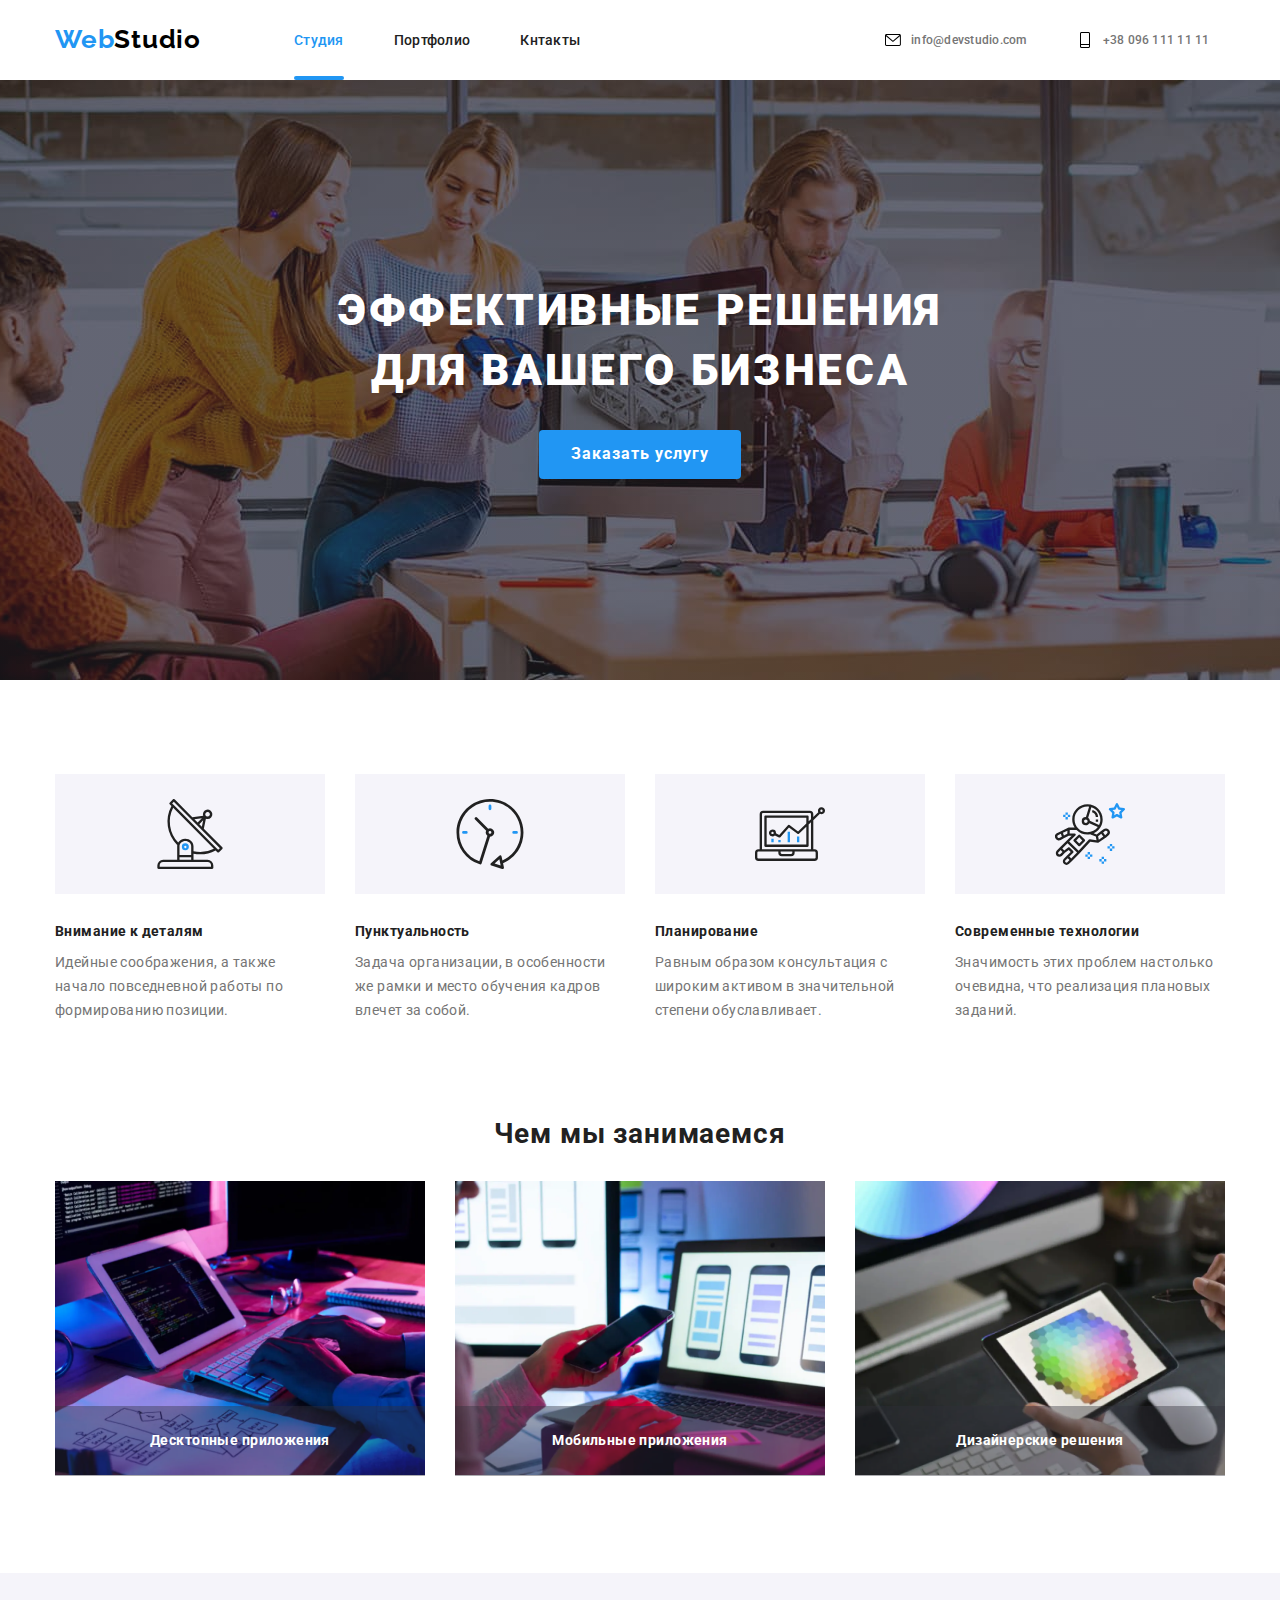
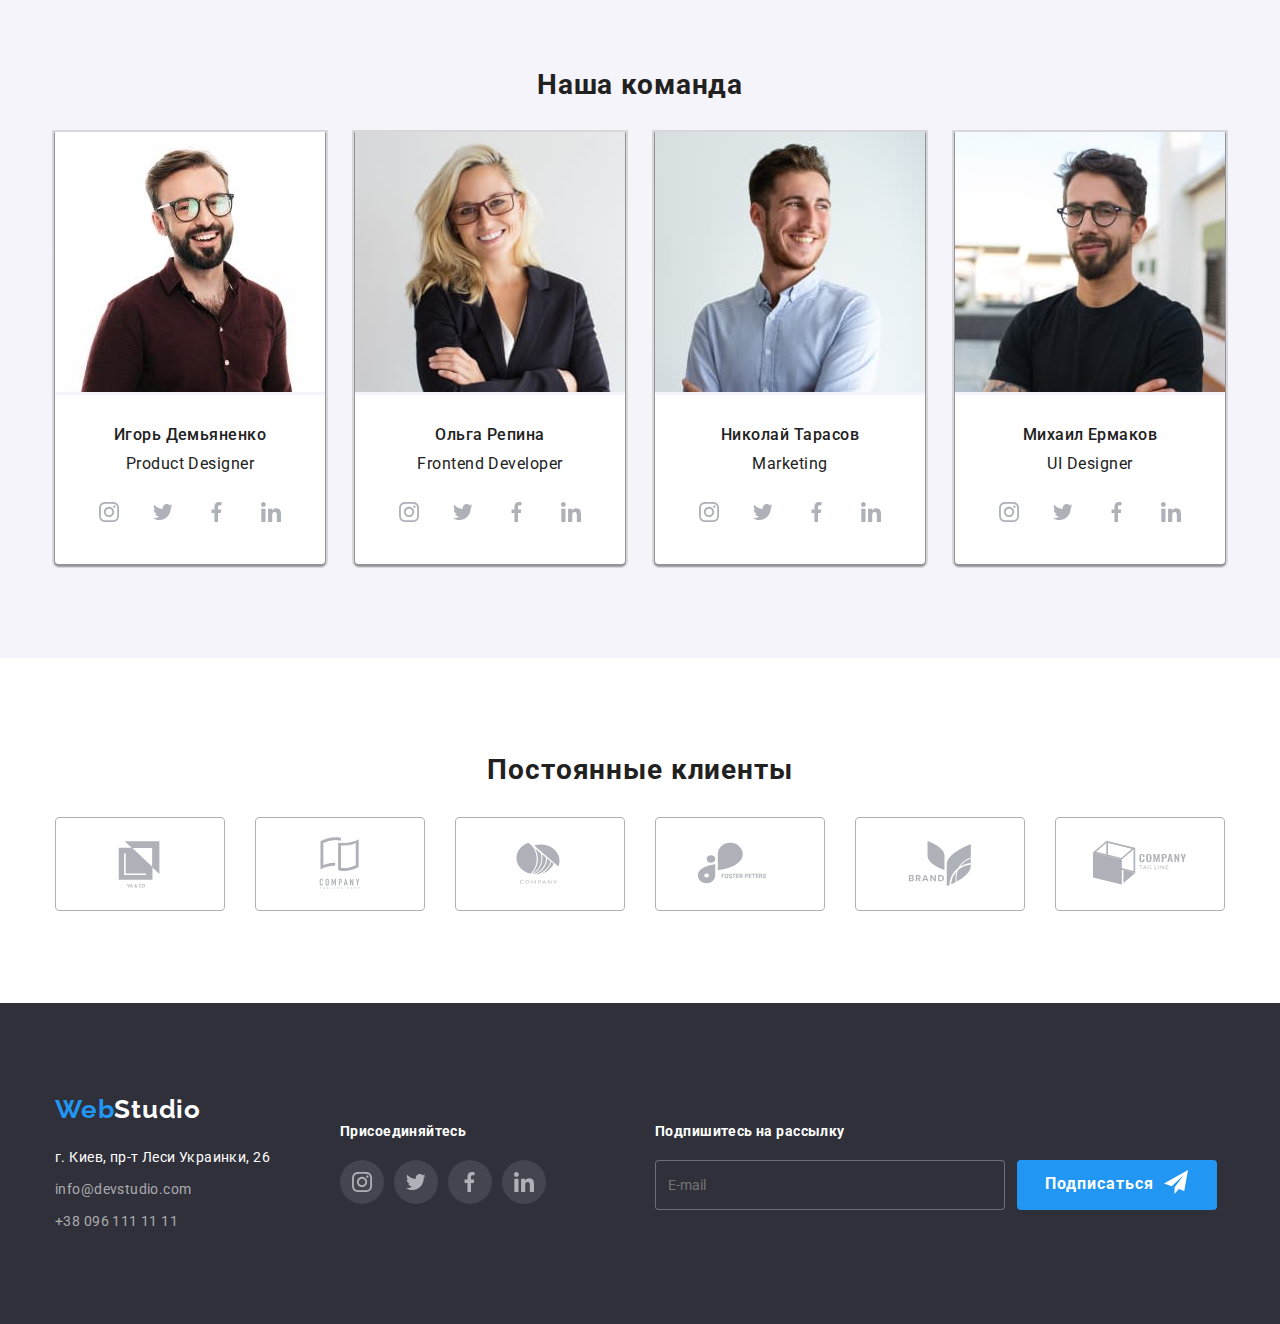
<file: index.html>
<!DOCTYPE html>
<html lang="ru">
  <head>
    <meta charset="UTF-8" />
    <meta http-equiv="X-UA-Compatible" content="IE=edge" />
    <meta name="viewport" content="width=device-width, initial-scale=1.0" />
    <title>Document</title>
    <link rel="preconnect" href="https://fonts.googleapis.com" />
    <link rel="preconnect" href="https://fonts.gstatic.com" crossorigin />
    <link
      href="https://fonts.googleapis.com/css2?family=Raleway:wght@700&family=Roboto:wght@400;500;700;900&display=swap"
      rel="stylesheet"
    />
    <link
      rel="stylesheet"
      href="https://cdnjs.cloudflare.com/ajax/libs/modern-normalize/1.1.0/modern-normalize.min.css"
    />
    <link rel="stylesheet" href="./css/main.min.css" />
    <!-- <link rel="stylesheet" href="./css/styles.css" /> -->
  </head>

  <body class="page">
    <!-- Верхняя линия-->
    <header class="header">
      <div class="container page-header">
        <a href="./index.html" class="logo">
          <span class="logo--accent">Web</span>Studio
        </a>

        <div class="menu-container" id="menu-container" data-menu>
          <nav class="nav">
            <ul class="site-nav list">
              <li class="site-nav__item">
                <a href="./index.html" class="site-nav__link current">Студия</a>
              </li>
              <li class="site-nav__item">
                <a
                  href="./portfolio.html"
                  class="site-nav__link site-nav__link--scale"
                  >Портфолио</a
                >
              </li>
              <li class="site-nav__item">
                <a href="" class="site-nav__link site-nav__link--scale"
                  >Кнтакты</a
                >
              </li>
            </ul>
          </nav>
          <ul class="contact list">
            <li class="contact__item">
              <a href="maito:info@devstudio.com " class="contact__link mail">
                <svg class="contact__icon">
                  <use href="./images/sprite.svg#icon-mail"></use>
                </svg>
                info@devstudio.com
              </a>
            </li>
            <li class="contact__item">
              <a href="tel:+380961111111" class="contact__link tel">
                <svg class="contact__icon">
                  <use href="./images/sprite.svg#icon-phone"></use>
                </svg>
                +38 096 111 11 11
              </a>
            </li>
          </ul>
          <div class="header-socials">
            <ul class="header-socials__list list">
              <li class="header-socials__item">
                <a
                  class="header-socials__link"
                  href="https://www.instagram.com"
                  target="_blank"
                  rel="noreferrer nofollow noopener"
                  >Instagram</a
                >
              </li>
              <li class="header-socials__item">
                <a class="header-socials__link" href="">Twitter</a>
              </li>
              <li class="header-socials__item">
                <a class="header-socials__link" href="">Facebook</a>
              </li>
              <li class="header-socials__item">
                <a class="header-socials__link" href="">LinkedIn</a>
              </li>
            </ul>
          </div>
        </div>
        <button
          type="button"
          class="menu-button is-open"
          aria-expanded="false"
          aria-controls="menu-container"
          data-menu-button
        >
          <svg width="40" hidden="40" aria-label="mobil menu">
            <use class="icon-menu" href="./images/sprite.svg#icon-menu"></use>
            <use class="icon-close" href="./images/sprite.svg#icon-close"></use>
          </svg>
        </button>
      </div>
    </header>
    <main>
      <!--Шапка-->
      <section class="hero">
        <h1 class="hero__titel">
          Эффективные решения <br />
          для вашего бизнеса
        </h1>
        <button class="hero__button button" type="button" data-modal-open>
          Заказать услугу
        </button>
        <!-- modal -->
        <div class="backdrop is-hidden" data-modal>
          <div class="modal">
            <button class="modal__btn" data-modal-close>
              <span hidden>close</span>
              <!-- <span class="modal-icon"></span> -->
              <svg class="modal__icon">
                <use href="./images/sprite.svg#icon-close"></use>
              </svg>
            </button>
            <form class="form js-speaker-form">
              <h2 class="form__titel">
                Оставьте свои данные, мы вам перезвоним
              </h2>
              <label class="form__field" for="name">
                <span class="form__label">Имя</span>
                <input class="form__input" type="text" name="name" id="name" />
                <svg class="form__icon">
                  <use href="./images/sprite.svg#icon-person-modal"></use>
                </svg>
              </label>
              <label class="form__field" for="tel"
                ><span class="form__label">Телефон</span>
                <input class="form__input" type="tel" name="tel" id="tel" />
                <svg class="form__icon">
                  <use href="./images/sprite.svg#icon-phone-modal"></use>
                </svg>
              </label>
              <label class="form__field" for="mail"
                ><span class="form__label">Почта</span>
                <input class="form__input" type="email" name="mail" id="mail" />
                <svg class="form__icon">
                  <use href="./images/sprite.svg#icon-mail-modal"></use>
                </svg>
              </label>
              <label for="comment" class="form__field"
                ><span class="form__label">Комментарий</span>
                <textarea
                  class="form__input comment"
                  name="comment"
                  cols="30"
                  rows="8"
                  id="comment"
                  placeholder="Введите текст"
                ></textarea>
              </label>
              <div class="check">
                <label for="check" class="check__label">
                  <input
                    class="check__input"
                    type="checkbox"
                    value="check"
                    name="check"
                    id="check"
                  />
                  <span class="check__icon"></span>
                  Соглашаюсь с рассылкой и принимаю
                  <a class="check__link" href=""> Условия договора</a>
                </label>
              </div>
              <button class="button form__button" type="submit">
                Отравить
              </button>
            </form>
          </div>
        </div>
      </section>
      <!--Особенности-->
      <section class="section">
        <div class="container container-page">
          <!-- скритий логічний заголовок -->
          <h2 hidden>Особенности</h2>
          <!-- скритий логічний заголовок -->
          <ul class="section__list list">
            <li class="section__item antenna">
              <h3 class="section__titel">Внимание к деталям</h3>
              <p class="section__text">
                Идейные соображения, а также начало повседневной работы по
                формированию позиции.
              </p>
            </li>
            <li class="section__item clock">
              <h3 class="section__titel">Пунктуальность</h3>
              <p class="section__text">
                Задача организации, в особенности же рамки и место обучения
                кадров влечет за собой.
              </p>
            </li>
            <li class="section__item diagram">
              <h3 class="section__titel">Планирование</h3>
              <p class="section__text">
                Равным образом консультация с широким активом в значительной
                степени обуславливает.
              </p>
            </li>
            <li class="section__item astronaut">
              <h3 class="section__titel">Современные технологии</h3>
              <p class="section__text">
                Значимость этих проблем настолько очевидна, что реализация
                плановых заданий.
              </p>
            </li>
          </ul>
        </div>
      </section>
      <!--Чем мы занимаемся-->
      <section class="section work">
        <div class="container">
          <h2 class="titel">Чем мы занимаемся</h2>
          <ul class="work__list list">
            <li class="work__item">
              <picture>
                <source
                  srcset="
                    ./images/work/img1-370.webp   370w,
                    ./images/work/img1-740.webp   740w,
                    ./images/work/img1-1110.webp 1110w
                  "
                  type="image/webp"
                />
                <img
                  srcset="
                    ./images/work/img1-370.jpg   370w,
                    ./images/work/img1-740.jpg   740w,
                    ./images/work/img1-1110.jpg 1110w
                  "
                  sizes="(min-width: 1200px) 370px, 100vw"
                  src="./images/work/img1-370.jpg "
                  alt="projekt"
                  width="100%"
                />
              </picture>
              <h3 class="work__title">Десктопные приложения</h3>
            </li>
            <li class="work__item">
              <picture>
                <source
                  srcset="
                    ./images/work/img2-370.webp   370w,
                    ./images/work/img2-740.webp   740w,
                    ./images/work/img2-1110.webp 1110w
                  "
                  type="image/webp"
                />
                <img
                  srcset="
                    ./images/work/img2-370.jpg   370w,
                    ./images/work/img2-740.jpg   740w,
                    ./images/work/img2-1110.jpg 1110w
                  "
                  sizes="(min-width: 1200px) 370px, 100vw"
                  src="./images/work/img2-370.jpg "
                  alt="design"
                  width="100%"
                />
              </picture>
              <h3 class="work__title">Мобильные приложения</h3>
            </li>
            <li class="work__item">
              <picture>
                <source
                  srcset="
                    ./images/work/img3-370.webp   370w,
                    ./images/work/img3-740.webp   740w,
                    ./images/work/img3-1110.webp 1110w
                  "
                  type="image/webp"
                />
                <img
                  srcset="
                    ./images/work/img3-370.jpg   370w,
                    ./images/work/img3-740.jpg   740w,
                    ./images/work/img3-1110.jpg 1110w
                  "
                  sizes="(min-width: 1200px) 370px, 100vw"
                  src="./images/work/img3-370.jpg "
                  alt="stylistics"
                  width="100%"
                />
              </picture>
              <h3 class="work__title">Дизайнерские решения</h3>
            </li>
          </ul>
        </div>
      </section>
      <!--Наша команда-->
      <section class="section team">
        <div class="container container-page">
          <h2 class="titel">Наша команда</h2>
          <ul class="card__list list">
            <li class="card__item">
              <img
                class="card__avatar"
                srcset="
                  ./images/card/img1-270.jpg   270w,
                  ./images/card/img1-540.jpg   540w,
                  ./images/card/img1-810.jpg   810w,
                  ./images/card/img1-1080.jpg 1080w
                "
                sizes="(min-width: 1200px) 270px, (min-width: 768px) 354px, (max-width: 767px) 450px, 100vw"
                src="./images/card/img1-270.jpg"
                alt="Igor Demyanenko"
                width="100%"
              />
              <div class="team-card">
                <h3 class="card__titel">Игорь Демьяненко</h3>
                <p class="card__desc" lang="en">Product Designer</p>
                <div class="socials">
                  <ul class="socials__list list">
                    <li class="socials__item">
                      <a
                        class="socials__link"
                        href="https://www.instagram.com"
                        target="_blank"
                        rel="noreferrer nofollow noopener"
                      >
                        <svg class="socials__icon">
                          <use href="./images/sprite.svg#icon-instagram"></use>
                        </svg>
                      </a>
                    </li>
                    <li class="socials__item">
                      <a class="socials__link" href="">
                        <svg class="socials__icon">
                          <use href="./images/sprite.svg#icon-twich"></use>
                        </svg>
                      </a>
                    </li>
                    <li class="socials__item">
                      <a class="socials__link" href="">
                        <svg class="socials__icon">
                          <use href="./images/sprite.svg#icon-facebook"></use>
                        </svg>
                      </a>
                    </li>
                    <li class="socials__item">
                      <a class="socials__link" href="">
                        <svg class="socials__icon">
                          <use href="./images/sprite.svg#icon-linkedin"></use>
                        </svg>
                      </a>
                    </li>
                  </ul>
                </div>
              </div>
            </li>
            <li class="card__item">
              <img
                class="card__avatar"
                srcset="
                  ./images/card/img2-270.jpg   270w,
                  ./images/card/img2-540.jpg   540w,
                  ./images/card/img2-810.jpg   810w,
                  ./images/card/img2-1080.jpg 1080w
                "
                sizes="(min-width: 1200px) 270px, (min-width: 768px) 354px, (max-width: 767px) 450px, 100vw"
                src="./images/card/img2-270.jpg"
                alt="Olga Repina"
                width="100%"
              />
              <div class="team-card">
                <h3 class="card__titel">Ольга Репина</h3>
                <p class="card__desc" lang="en">Frontend Developer</p>
                <div class="socials">
                  <ul class="socials__list list">
                    <li class="socials__item">
                      <a class="socials__link" href="">
                        <svg class="socials__icon">
                          <use href="./images/sprite.svg#icon-instagram"></use>
                        </svg>
                      </a>
                    </li>
                    <li class="socials__item">
                      <a class="socials__link" href="">
                        <svg class="socials__icon">
                          <use href="./images/sprite.svg#icon-twich"></use>
                        </svg>
                      </a>
                    </li>
                    <li class="socials__item">
                      <a class="socials__link" href="">
                        <svg class="socials__icon">
                          <use href="./images/sprite.svg#icon-facebook"></use>
                        </svg>
                      </a>
                    </li>
                    <li class="socials__item">
                      <a class="socials__link" href="">
                        <svg class="socials__icon">
                          <use href="./images/sprite.svg#icon-linkedin"></use>
                        </svg>
                      </a>
                    </li>
                  </ul>
                </div>
              </div>
            </li>
            <li class="card__item">
              <img
                class="card__avatar"
                srcset="
                  ./images/card/img3-270.jpg   270w,
                  ./images/card/img3-540.jpg   540w,
                  ./images/card/img3-810.jpg   810w,
                  ./images/card/img3-1080.jpg 1080w
                "
                sizes="(min-width: 1200px) 270px, (min-width: 768px) 354px, (max-width: 767px) 450px, 100vw"
                src="./images/card/img3-270.jpg"
                alt="Nike Tarasov"
                width="100%"
              />
              <div class="team-card">
                <h3 class="card__titel">Николай Тарасов</h3>
                <p class="card__desc" lang="en">Marketing</p>
                <div class="socials">
                  <ul class="socials__list list">
                    <li class="socials__item">
                      <a class="socials__link" href="">
                        <svg class="socials__icon">
                          <use href="./images/sprite.svg#icon-instagram"></use>
                        </svg>
                      </a>
                    </li>
                    <li class="socials__item">
                      <a class="socials__link" href="">
                        <svg class="socials__icon">
                          <use href="./images/sprite.svg#icon-twich"></use>
                        </svg>
                      </a>
                    </li>
                    <li class="socials__item">
                      <a class="socials__link" href="">
                        <svg class="socials__icon">
                          <use href="./images/sprite.svg#icon-facebook"></use>
                        </svg>
                      </a>
                    </li>
                    <li class="socials__item">
                      <a class="socials__link" href="">
                        <svg class="socials__icon">
                          <use href="./images/sprite.svg#icon-linkedin"></use>
                        </svg>
                      </a>
                    </li>
                  </ul>
                </div>
              </div>
            </li>
            <li class="card__item">
              <img
                class="card__avatar"
                srcset="
                  ./images/card/img4-270.jpg   270w,
                  ./images/card/img4-540.jpg   540w,
                  ./images/card/img4-810.jpg   810w,
                  ./images/card/img4-1080.jpg 1080w
                "
                sizes="(min-width: 1200px) 270px, (min-width: 768px) 354px, (max-width: 767px) 450px, 100vw"
                src="./images/card/img4-270.jpg"
                alt="Mikhail Ermakov"
                width="100%"
              />
              <div class="team-card">
                <h3 class="card__titel">Михаил Ермаков</h3>
                <p class="card__desc" lang="en">UI Designer</p>
                <div class="socials">
                  <ul class="socials__list list">
                    <li class="socials__item">
                      <a class="socials__link" href="">
                        <svg class="socials__icon">
                          <use href="./images/sprite.svg#icon-instagram"></use>
                        </svg>
                      </a>
                    </li>
                    <li class="socials__item">
                      <a class="socials__link" href="">
                        <svg class="socials__icon">
                          <use href="./images/sprite.svg#icon-twich"></use>
                        </svg>
                      </a>
                    </li>
                    <li class="socials__item">
                      <a class="socials__link" href="">
                        <svg class="socials__icon">
                          <use href="./images/sprite.svg#icon-facebook"></use>
                        </svg>
                      </a>
                    </li>
                    <li class="socials__item">
                      <a class="socials__link" href="">
                        <svg class="socials__icon">
                          <use href="./images/sprite.svg#icon-linkedin"></use>
                        </svg>
                      </a>
                    </li>
                  </ul>
                </div>
              </div>
            </li>
          </ul>
        </div>
      </section>
      <!-- Постоянные клиенты -->
      <section class="section">
        <div class="container container-page">
          <h2 class="titel">Постоянные клиенты</h2>
          <div class="client">
            <ul class="client__list list">
              <li class="client__item">
                <a class="client__link" href="">
                  <svg class="client__icon">
                    <use href="./images/sprite.svg#icon-yaco"></use>
                  </svg>
                </a>
              </li>
              <li class="client__item">
                <a class="client__link" href=""
                  ><svg class="client__icon">
                    <use href="./images/sprite.svg#icon-taglinehere"></use>
                  </svg>
                </a>
              </li>
              <li class="client__item">
                <a class="client__link" href="">
                  <svg class="client__icon">
                    <use href="./images/sprite.svg#icon-company"></use>
                  </svg>
                </a>
              </li>
              <li class="client__item">
                <a class="client__link" href="">
                  <svg class="client__icon">
                    <use href="./images/sprite.svg#icon-forestpeters"></use>
                  </svg>
                </a>
              </li>
              <li class="client__item">
                <a class="client__link" href="">
                  <svg class="client__icon">
                    <use href="./images/sprite.svg#icon-brand"></use>
                  </svg>
                </a>
              </li>
              <li class="client__item">
                <a class="client__link" href="">
                  <svg class="client__icon">
                    <use href="./images/sprite.svg#icon-tagline"></use>
                  </svg>
                </a>
              </li>
            </ul>
          </div>
        </div>
      </section>
    </main>
    <!--Подвал-->
    <footer>
      <div class="container container__footer">
        <div class="footer-tablet">
          <div class="footer">
            <a href="/index.html" class="logo footer"
              ><span class="logo--accent">Web</span>Studio</a
            >
            <address class="footer-address">
              <ul class="list">
                <li class="footer__item">
                  <a
                    href="https://goo.gl/maps/yVWfpNULPEzSVUcbA"
                    target="_blank"
                    rel="noreferrer nofollow noopener"
                    class="footer__text"
                    >г. Киев, пр-т Леси Украинки, 26</a
                  >
                </li>
                <li class="footer__item">
                  <a href="maito:info@devstudio.com " class="footer__contact"
                    >info@devstudio.com
                  </a>
                </li>
                <li class="footer__item">
                  <a href="tel:+380961111111" class="footer__contact"
                    >+38 096 111 11 11</a
                  >
                </li>
              </ul>
            </address>
          </div>
          <div class="socials-footer">
            <h3 class="footer__titel">Присоединяйтесь</h3>
            <div class="socials">
              <ul class="socials__list list">
                <li class="socials__item">
                  <a class="socials__link socials-footer__link" href="">
                    <svg class="socials__icon">
                      <use href="./images/sprite.svg#icon-instagram"></use>
                    </svg>
                  </a>
                </li>
                <li class="socials__item">
                  <a class="socials__link socials-footer__link" href="">
                    <svg class="socials__icon">
                      <use href="./images/sprite.svg#icon-twich"></use>
                    </svg>
                  </a>
                </li>
                <li class="socials__item">
                  <a class="socials__link socials-footer__link" href="">
                    <svg class="socials__icon">
                      <use href="./images/sprite.svg#icon-facebook"></use>
                    </svg>
                  </a>
                </li>
                <li class="socials__item">
                  <a class="socials__link socials-footer__link" href="">
                    <svg class="socials__icon">
                      <use href="./images/sprite.svg#icon-linkedin"></use>
                    </svg>
                  </a>
                </li>
              </ul>
            </div>
          </div>
        </div>
        <!-- подписка -->
        <div class="subscription">
          <h3 class="footer__titel">Подпишитесь на рассылку</h3>
          <div class="subscription__field">
            <label class="subscription__label">
              <input
                class="send__input"
                type="email"
                name="mail"
                placeholder="E-mail"
              />
            </label>
            <button class="button button__send" type="submit">
              Подписаться
            </button>
          </div>
        </div>
      </div>
    </footer>
    <script src="./js/menu.js"></script>
    <!-- <script src="./js/header-scroll.js"></script> -->
    <script src="./js/modal.js"></script>
    <script src="./js/form.js"></script>
  </body>
</html>
</file>
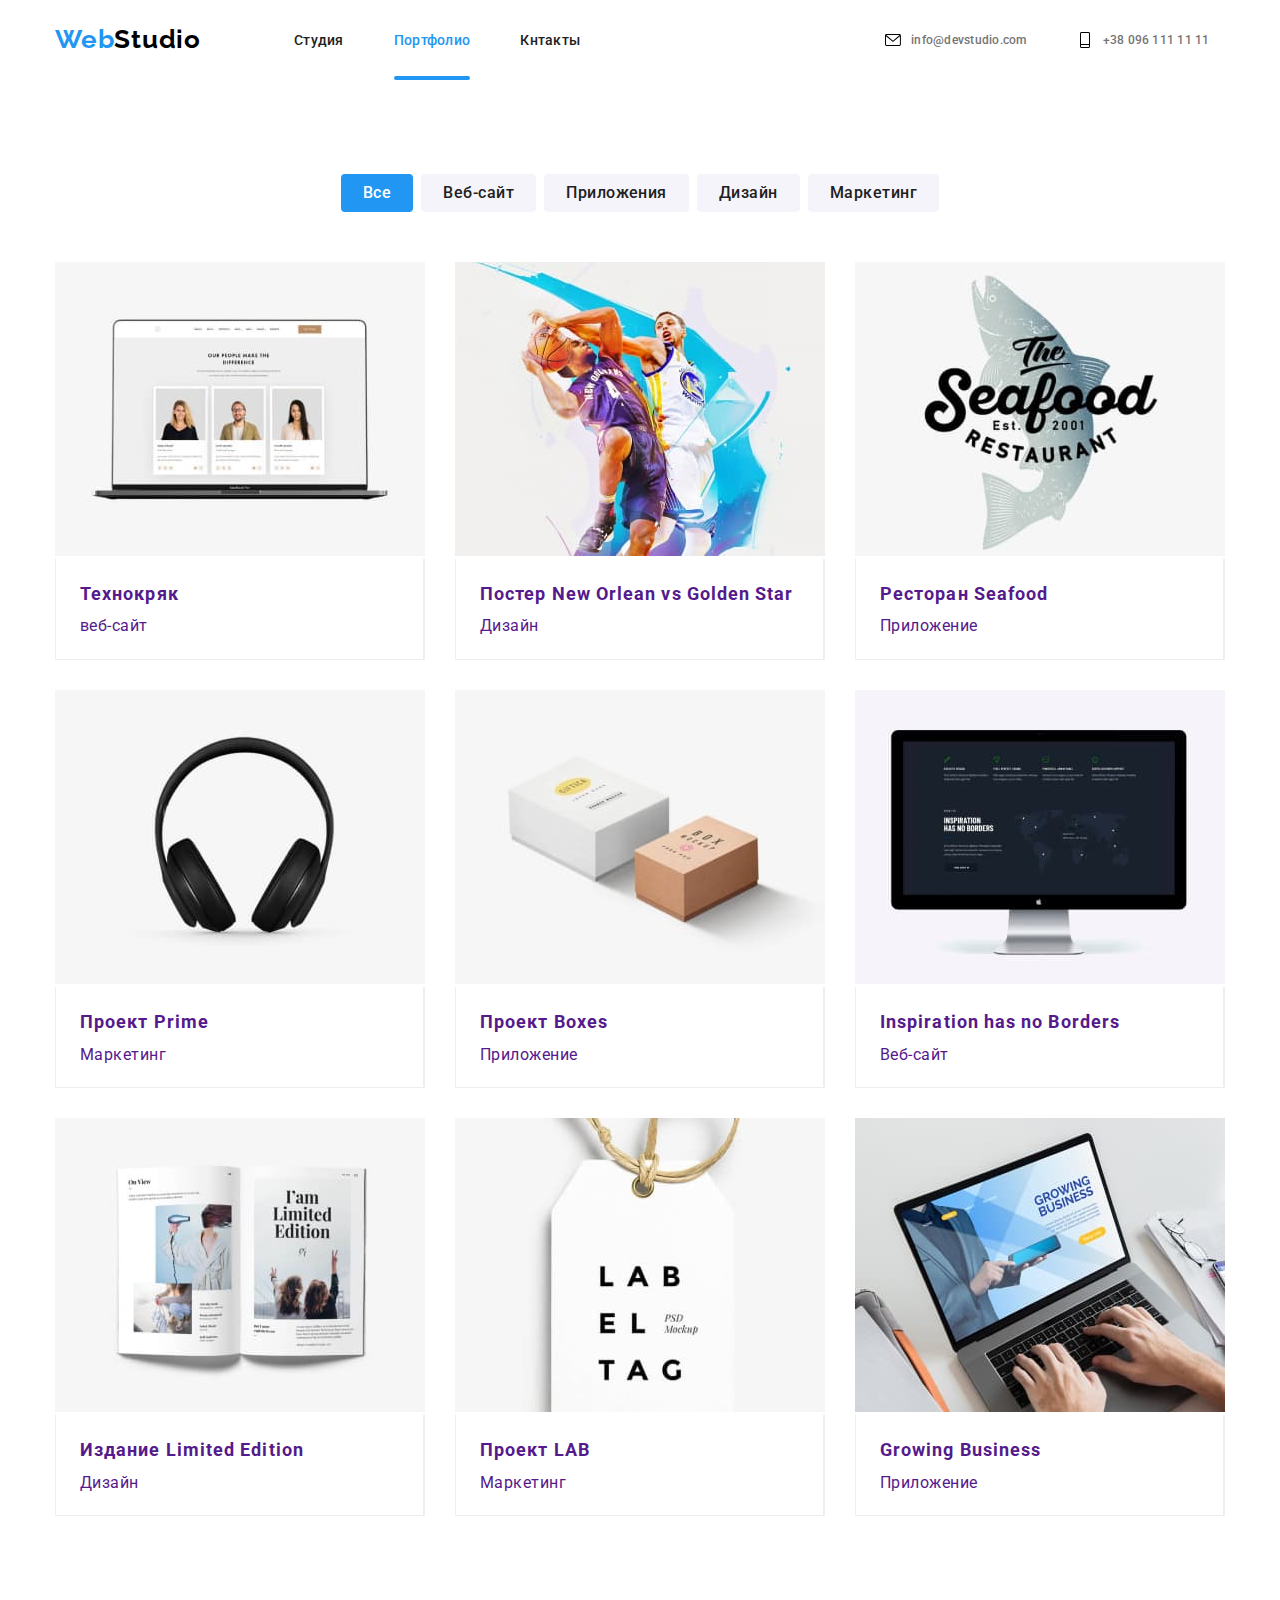
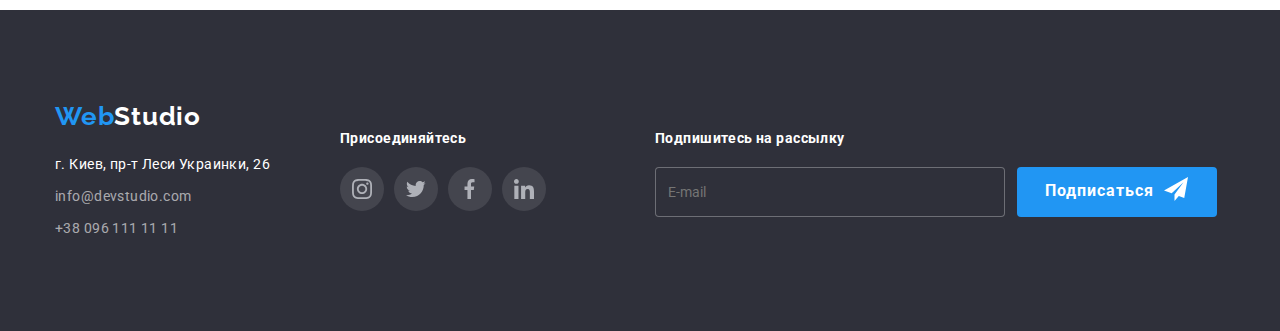
<file: portfolio.html>
<!DOCTYPE html>
<html lang="en">
  <head>
    <meta charset="UTF-8" />
    <meta http-equiv="X-UA-Compatible" content="IE=edge" />
    <meta name="viewport" content="width=device-width, initial-scale=1.0" />
    <title>Document</title>
    <link rel="preconnect" href="https://fonts.googleapis.com" />
    <link rel="preconnect" href="https://fonts.gstatic.com" crossorigin />
    <link
      href="https://fonts.googleapis.com/css2?family=Raleway:wght@700&family=Roboto:wght@400;500;700;900&display=swap"
      rel="stylesheet"
    />
    <link
      rel="stylesheet"
      href="https://cdnjs.cloudflare.com/ajax/libs/modern-normalize/1.1.0/modern-normalize.min.css"
    />
    <link rel="stylesheet" href="./css/main.min.css" />
    <!-- <link rel="stylesheet" href="./css/styles.css" /> -->
  </head>
  <body class="page">
    <!-- Верхняя линия-->
    <header class="header">
      <div class="container page-header">
        <a href="./index.html" class="logo">
          <span class="logo--accent">Web</span>Studio
        </a>

        <div class="menu-container" id="menu-container" data-menu>
          <nav class="nav">
            <ul class="site-nav list">
              <li class="site-nav__item">
                <a
                  href="./index.html"
                  class="site-nav__link site-nav__link--scale"
                  >Студия</a
                >
              </li>
              <li class="site-nav__item">
                <a href="./portfolio.html" class="site-nav__link current"
                  >Портфолио</a
                >
              </li>
              <li class="site-nav__item">
                <a href="" class="site-nav__link site-nav__link--scale"
                  >Кнтакты</a
                >
              </li>
            </ul>
          </nav>
          <ul class="contact list">
            <li class="contact__item">
              <a href="maito:info@devstudio.com " class="contact__link mail">
                <svg class="contact__icon">
                  <use href="./images/sprite.svg#icon-mail"></use>
                </svg>
                info@devstudio.com
              </a>
            </li>
            <li class="contact__item">
              <a href="tel:+380961111111" class="contact__link tel">
                <svg class="contact__icon">
                  <use href="./images/sprite.svg#icon-phone"></use>
                </svg>
                +38 096 111 11 11
              </a>
            </li>
          </ul>
          <div class="header-socials">
            <ul class="header-socials__list list">
              <li class="header-socials__item">
                <a
                  class="header-socials__link"
                  href="https://www.instagram.com"
                  target="_blank"
                  rel="noreferrer nofollow noopener"
                  >Instagram</a
                >
              </li>
              <li class="header-socials__item">
                <a class="header-socials__link" href="">Twitter</a>
              </li>
              <li class="header-socials__item">
                <a class="header-socials__link" href="">Facebook</a>
              </li>
              <li class="header-socials__item">
                <a class="header-socials__link" href="">LinkedIn</a>
              </li>
            </ul>
          </div>
        </div>
        <button
          type="button"
          class="menu-button is-open"
          aria-expanded="false"
          aria-controls="menu-container"
          data-menu-button
        >
          <svg width="40" hidden="40" aria-label="mobil menu">
            <use class="icon-menu" href="./images/sprite.svg#icon-menu"></use>
            <use class="icon-close" href="./images/sprite.svg#icon-close"></use>
          </svg>
        </button>
      </div>
    </header>
    <main>
      <section class="section">
        <h1 hidden>filter</h1>
        <div class="container">
          <ul class="filter list">
            <li class="filter__item">
              <button type="button" class="btn current-btn">Все</button>
            </li>
            <li class="filter__item">
              <button type="button" class="btn">Веб-сайт</button>
            </li>
            <li class="filter__item">
              <button type="button" class="btn">Приложения</button>
            </li>
            <li class="filter__item">
              <button type="button" class="btn">Дизайн</button>
            </li>
            <li class="filter__item">
              <button type="button" class="btn">Маркетинг</button>
            </li>
          </ul>
          <ul class="element list">
            <li class="element__item">
              <a class="element__link" href="">
                <div class="element__thumb">
                  <img
                    srcset="
                      ./images/portfolio/img1-370.jpg   370w,
                      ./images/portfolio/img1-740.jpg   740w,
                      ./images/portfolio/img1-1110.jpg 1110w,
                      ./images/portfolio/img1-1480.jpg 1480w
                    "
                    sizes="(min-width: 1200px) 370px, (min-width: 768px) 354px, (max-width: 767px) 450px, 100vw"
                    src="./images/portfolio/img1-370.jpg"
                    alt="tehnocryak"
                    width="100%"
                  />
                  <p class="element__text">
                    Ресурс предлагает комплексные предложения с разным уровнем
                    функционала и сервисов. Все это позволит посетителю получить
                    исчерпывающие сведения о компании или частном лице.
                  </p>
                </div>
                <div class="element__meta">
                  <h2 class="element__heading subtitel">Технокряк</h2>
                  <p class="element__lead desc">веб-сайт</p>
                </div>
              </a>
            </li>
            <li class="element__item">
              <a class="element__link" href="">
                <div class="element__thumb">
                  <img
                    srcset="
                      ./images/portfolio/img2-370.jpg   370w,
                      ./images/portfolio/img2-740.jpg   740w,
                      ./images/portfolio/img2-1110.jpg 1110w,
                      ./images/portfolio/img2-1480.jpg 1480w
                    "
                    sizes="(min-width: 1200px) 370px, (min-width: 768px) 354px, (max-width: 767px) 450px, 100vw"
                    src="./images/portfolio/img2-370.jpg"
                    alt="post New Orlean vs Golden Star"
                    width="100%"
                  />
                  <p class="element__text">
                    Ресурс предлагает комплексные предложения с разным уровнем
                    функционала и сервисов. Все это позволит посетителю получить
                    исчерпывающие сведения о компании или частном лице.
                  </p>
                </div>
                <div class="element__meta">
                  <h2 class="element__heading subtitel">
                    Постер New Orlean vs Golden Star
                  </h2>
                  <p class="element__lead desc">Дизайн</p>
                </div>
              </a>
            </li>
            <li class="element__item">
              <a class="element__link" href="">
                <div class="element__thumb">
                  <img
                    srcset="
                      ./images/portfolio/img3-370.jpg   370w,
                      ./images/portfolio/img3-740.jpg   740w,
                      ./images/portfolio/img3-1110.jpg 1110w,
                      ./images/portfolio/img3-1480.jpg 1480w
                    "
                    sizes="(min-width: 1200px) 370px, (min-width: 768px) 354px, (max-width: 767px) 450px, 100vw"
                    src="./images/portfolio/img3-370.jpg"
                    alt="Restaurant Seafood"
                    width="100%"
                  />
                  <p class="element__text">
                    Ресурс предлагает комплексные предложения с разным уровнем
                    функционала и сервисов. Все это позволит посетителю получить
                    исчерпывающие сведения о компании или частном лице.
                  </p>
                </div>
                <div class="element__meta">
                  <h2 class="element__heading subtitel">Ресторан Seafood</h2>
                  <p class="element__lead desc">Приложение</p>
                </div>
              </a>
            </li>
            <li class="element__item">
              <a class="element__link" href="">
                <div class="element__thumb">
                  <img
                    srcset="
                      ./images/portfolio/img4-370.jpg   370w,
                      ./images/portfolio/img4-740.jpg   740w,
                      ./images/portfolio/img4-1110.jpg 1110w,
                      ./images/portfolio/img4-1480.jpg 1480w
                    "
                    sizes="(min-width: 1200px) 370px, (min-width: 768px) 354px, (max-width: 767px) 450px, 100vw"
                    src="./images/portfolio/img4-370.jpg"
                    alt="projekt Prime"
                    width="100%"
                  />
                  <p class="element__text">
                    Ресурс предлагает комплексные предложения с разным уровнем
                    функционала и сервисов. Все это позволит посетителю получить
                    исчерпывающие сведения о компании или частном лице.
                  </p>
                </div>
                <div class="element__meta">
                  <h2 class="element__heading subtitel">Проект Prime</h2>
                  <p class="element__lead desc">Маркетинг</p>
                </div>
              </a>
            </li>
            <li class="element__item">
              <a class="element__link" href="">
                <div class="element__thumb">
                  <img
                    srcset="
                      ./images/portfolio/img5-370.jpg   370w,
                      ./images/portfolio/img5-740.jpg   740w,
                      ./images/portfolio/img5-1110.jpg 1110w,
                      ./images/portfolio/img5-1480.jpg 1480w
                    "
                    sizes="(min-width: 1200px) 370px, (min-width: 768px) 354px, (max-width: 767px) 450px, 100vw"
                    src="./images/portfolio/img5-370.jpg"
                    alt="projekt Boxes"
                    width="100%"
                  />
                  <p class="element__text">
                    Ресурс предлагает комплексные предложения с разным уровнем
                    функционала и сервисов. Все это позволит посетителю получить
                    исчерпывающие сведения о компании или частном лице.
                  </p>
                </div>
                <div class="element__meta">
                  <h2 class="element__heading subtitel">Проект Boxes</h2>
                  <p class="element__lead desc">Приложение</p>
                </div>
              </a>
            </li>
            <li class="element__item">
              <a class="element__link" href="">
                <div class="element__thumb">
                  <img
                    srcset="
                      ./images/portfolio/img6-370.jpg   370w,
                      ./images/portfolio/img6-740.jpg   740w,
                      ./images/portfolio/img6-1110.jpg 1110w,
                      ./images/portfolio/img6-1480.jpg 1480w
                    "
                    sizes="(min-width: 1200px) 370px, (min-width: 768px) 354px, (max-width: 767px) 450px, 100vw"
                    src="./images/portfolio/img6-370.jpg"
                    alt="Inspiration has no Borders"
                    width="100%"
                  />
                  <p class="element__text">
                    Ресурс предлагает комплексные предложения с разным уровнем
                    функционала и сервисов. Все это позволит посетителю получить
                    исчерпывающие сведения о компании или частном лице.
                  </p>
                </div>
                <div class="element__meta">
                  <h2 class="element__heading subtitel">
                    Inspiration has no Borders
                  </h2>
                  <p class="element__lead desc">Веб-сайт</p>
                </div>
              </a>
            </li>
            <li class="element__item">
              <a class="element__link" href="">
                <div class="element__thumb">
                  <img
                    srcset="
                      ./images/portfolio/img7-370.jpg   370w,
                      ./images/portfolio/img7-740.jpg   740w,
                      ./images/portfolio/img7-1110.jpg 1110w,
                      ./images/portfolio/img7-1480.jpg 1480w
                    "
                    sizes="(min-width: 1200px) 370px, (min-width: 768px) 354px, (max-width: 767px) 450px, 100vw"
                    src="./images/portfolio/img7-370.jpg"
                    alt="Limited Edition"
                    width="100%"
                  />
                  <p class="element__text">
                    Ресурс предлагает комплексные предложения с разным уровнем
                    функционала и сервисов. Все это позволит посетителю получить
                    исчерпывающие сведения о компании или частном лице.
                  </p>
                </div>
                <div class="element__meta">
                  <h2 class="element__heading subtitel">
                    Издание Limited Edition
                  </h2>
                  <p class="element__lead desc">Дизайн</p>
                </div>
              </a>
            </li>
            <li class="element__item">
              <a class="element__link" href="">
                <div class="element__thumb">
                  <img
                    srcset="
                      ./images/portfolio/img8-370.jpg   370w,
                      ./images/portfolio/img8-740.jpg   740w,
                      ./images/portfolio/img8-1110.jpg 1110w,
                      ./images/portfolio/img8-1480.jpg 1480w
                    "
                    sizes="(min-width: 1200px) 370px, (min-width: 768px) 354px, (max-width: 767px) 450px, 100vw"
                    src="./images/portfolio/img8-370.jpg"
                    alt="projekt LAB"
                    width="100%"
                  />
                  <p class="element__text">
                    Ресурс предлагает комплексные предложения с разным уровнем
                    функционала и сервисов. Все это позволит посетителю получить
                    исчерпывающие сведения о компании или частном лице.
                  </p>
                </div>
                <div class="element__meta">
                  <h2 class="element__heading subtitel">Проект LAB</h2>
                  <p class="element__lead desc">Маркетинг</p>
                </div>
              </a>
            </li>
            <li class="element__item">
              <a class="element__link" href="">
                <div class="element__thumb">
                  <img
                    srcset="
                      ./images/portfolio/img9-370.jpg   370w,
                      ./images/portfolio/img9-740.jpg   740w,
                      ./images/portfolio/img9-1110.jpg 1110w,
                      ./images/portfolio/img9-1480.jpg 1480w
                    "
                    sizes="(min-width: 1200px) 370px, (min-width: 768px) 354px, (max-width: 767px) 450px, 100vw"
                    src="./images/portfolio/img9-370.jpg"
                    alt="Growing Business"
                    width="100%"
                  />
                  <p class="element__text">
                    Ресурс предлагает комплексные предложения с разным уровнем
                    функционала и сервисов. Все это позволит посетителю получить
                    исчерпывающие сведения о компании или частном лице.
                  </p>
                </div>
                <div class="element__meta">
                  <h2 class="element__heading subtitel">Growing Business</h2>
                  <p class="element__lead desc">Приложение</p>
                </div>
              </a>
            </li>
          </ul>
        </div>
      </section>
    </main>
    <!--Подвал-->
    <footer>
      <div class="container container__footer">
        <div class="footer-tablet">
          <div class="footer">
            <a href="/index.html" class="logo footer"
              ><span class="logo--accent">Web</span>Studio</a
            >
            <address class="footer-address">
              <ul class="list">
                <li class="footer__item">
                  <a
                    href="https://goo.gl/maps/yVWfpNULPEzSVUcbA"
                    target="_blank"
                    rel="noreferrer nofollow noopener"
                    class="footer__text"
                    >г. Киев, пр-т Леси Украинки, 26</a
                  >
                </li>
                <li class="footer__item">
                  <a href="maito:info@devstudio.com " class="footer__contact"
                    >info@devstudio.com
                  </a>
                </li>
                <li class="footer__item">
                  <a href="tel:+380961111111" class="footer__contact"
                    >+38 096 111 11 11</a
                  >
                </li>
              </ul>
            </address>
          </div>
          <div class="socials-footer">
            <h3 class="footer__titel">Присоединяйтесь</h3>
            <div class="socials">
              <ul class="socials__list list">
                <li class="socials__item">
                  <a class="socials__link socials-footer__link" href="">
                    <svg class="socials__icon">
                      <use href="./images/sprite.svg#icon-instagram"></use>
                    </svg>
                  </a>
                </li>
                <li class="socials__item">
                  <a class="socials__link socials-footer__link" href="">
                    <svg class="socials__icon">
                      <use href="./images/sprite.svg#icon-twich"></use>
                    </svg>
                  </a>
                </li>
                <li class="socials__item">
                  <a class="socials__link socials-footer__link" href="">
                    <svg class="socials__icon">
                      <use href="./images/sprite.svg#icon-facebook"></use>
                    </svg>
                  </a>
                </li>
                <li class="socials__item">
                  <a class="socials__link socials-footer__link" href="">
                    <svg class="socials__icon">
                      <use href="./images/sprite.svg#icon-linkedin"></use>
                    </svg>
                  </a>
                </li>
              </ul>
            </div>
          </div>
        </div>
        <!-- подписка -->
        <div class="subscription">
          <h3 class="footer__titel">Подпишитесь на рассылку</h3>
          <div class="subscription__field">
            <label class="subscription__label">
              <input
                class="send__input"
                type="email"
                name="mail"
                placeholder="E-mail"
              />
            </label>
            <button class="button button__send" type="submit">
              Подписаться
            </button>
          </div>
        </div>
      </div>
    </footer>
    <script src="./js/menu.js"></script>
  </body>
</html>
</file>
<file: css/main.min.css>
body{margin:0;background-color:#fff;color:#212121;font-family:Roboto,sans-serif;font-size:14px;letter-spacing:.03em}body.modal-open{overflow:hidden}a{text-decoration:none}.container{padding-left:15px;padding-right:15px;margin-left:auto;margin-right:auto}@media screen and (min-width: 1200px){.container__footer{display:-webkit-box;display:-ms-flexbox;display:flex}}@media screen and (min-width: 480px){.container{width:480px}}@media screen and (min-width: 768px){.container{width:768px}}@media screen and (min-width: 1200px){.container{width:1200px}}.section{padding-top:60px;padding-bottom:60px}@media screen and (min-width: 1200px){.section{padding-top:94px;padding-bottom:94px}}.list{list-style:none;padding:0px;margin:0px}.titel{color:#212121;font-weight:700;letter-spacing:.03em;text-align:center;margin:0;font-size:28px;line-height:1.2692307692;margin-bottom:30px}.button{color:#fff;background-color:#2196f3;cursor:pointer;font-family:inherit;font-size:16px;font-weight:700;line-height:1.8;letter-spacing:.06em;text-align:center;border-width:initial;border-style:none;border-color:initial;-o-border-image:initial;border-image:initial;border-radius:4px;padding:10px 32px}.button:hover,.button:focus{background-color:#188ce8}.page-header{position:relative;display:-webkit-box;display:-ms-flexbox;display:flex;-webkit-box-align:center;-ms-flex-align:center;align-items:center;height:60px}@media screen and (min-width: 768px){.page-header{height:80px}}@media screen and (max-width: 1199px){.page-header{-webkit-box-pack:justify;-ms-flex-pack:justify;justify-content:space-between}}.menu-button{z-index:100;display:-webkit-inline-box;display:-ms-inline-flexbox;display:inline-flex;margin:0;padding:0;border:none;background-color:rgba(0,0,0,0)}.menu-button:hover,.menu-button:focus{color:#2196f3}.menu-button .icon-close{display:block}.menu-button.is-open .icon-close{display:none}.menu-button .icon-menu{display:none}.menu-button.is-open .icon-menu{display:block}@media screen and (min-width: 768px){.menu-button{display:none}}.menu-container{display:-webkit-box;display:-ms-flexbox;display:flex;margin:0}@media screen and (max-width: 767px){.menu-container{display:none;position:absolute;z-index:10;top:0;left:0;width:480px;background-color:#fff;padding:20px;text-align:left}.menu-container.is-open{display:block}}.nav{padding:0}@media screen and (max-width: 767px){.nav{padding-top:40px;padding-left:40px}}@media screen and (min-width: 1200px){.nav{margin-right:305px}}.site-nav{color:#2196f3;letter-spacing:.02em}@media screen and (min-width: 768px){.site-nav{display:-webkit-box;display:-ms-flexbox;display:flex;gap:50px;position:relative}}.site-nav__link{display:block;padding-bottom:32px;color:#212121;font-size:40px;line-height:1.175;font-weight:500;-webkit-transition:color 250ms cubic-bezier(0.4, 0, 0.2, 1);transition:color 250ms cubic-bezier(0.4, 0, 0.2, 1)}.site-nav__link:hover,.site-nav__link:focus{color:#2196f3}@media screen and (min-width: 768px){.site-nav__link{padding-top:32px;font-size:14px;line-height:1.1428571429}}.current{position:relative;color:#2196f3}@media screen and (min-width: 768px){.current::after{display:block;position:absolute;content:"";left:0;bottom:0;width:100%;height:4px;border-radius:2px;background-color:#2196f3}}@media screen and (min-width: 768px){.site-nav__link--scale{position:relative}.site-nav__link--scale::after{position:absolute;left:0;bottom:0;content:"";display:block;width:100%;height:4px;border-radius:2px;background-color:#2196f3;-webkit-transform:scaleX(0);transform:scaleX(0);-webkit-transition:-webkit-transform 250ms cubic-bezier(0.4, 0, 0.2, 1);transition:-webkit-transform 250ms cubic-bezier(0.4, 0, 0.2, 1);transition:transform 250ms cubic-bezier(0.4, 0, 0.2, 1);transition:transform 250ms cubic-bezier(0.4, 0, 0.2, 1), -webkit-transform 250ms cubic-bezier(0.4, 0, 0.2, 1)}.site-nav__link--scale:hover::after{-webkit-transform:scaleX(1);transform:scaleX(1)}}.contact{display:-webkit-box;display:-ms-flexbox;display:flex;margin-left:auto}@media screen and (max-width: 767px){.contact{padding-top:270px;padding-left:40px;-webkit-box-orient:vertical;-webkit-box-direction:reverse;-ms-flex-direction:column-reverse;flex-direction:column-reverse}}@media screen and (min-width: 768px){.contact{-webkit-box-orient:vertical;-webkit-box-direction:normal;-ms-flex-direction:column;flex-direction:column;-webkit-box-pack:space-evenly;-ms-flex-pack:space-evenly;justify-content:space-evenly;-webkit-box-align:baseline;-ms-flex-align:baseline;align-items:baseline}}@media screen and (min-width: 1200px){.contact{gap:50px;-webkit-box-orient:horizontal;-webkit-box-direction:normal;-ms-flex-direction:row;flex-direction:row}}.contact__item{display:-webkit-box;display:-ms-flexbox;display:flex}@media screen and (min-width: 768px)and (max-width: 1200px){.contact__item{margin-left:84px}}.contact__link{color:#757575;font-weight:500;line-height:1.14;letter-spacing:.02em;text-align:left;-webkit-transition:color 250ms cubic-bezier(0.4, 0, 0.2, 1),fill 250ms cubic-bezier(0.4, 0, 0.2, 1);transition:color 250ms cubic-bezier(0.4, 0, 0.2, 1),fill 250ms cubic-bezier(0.4, 0, 0.2, 1)}.contact__link:hover,.contact__link:focus{fill:#2196f3;color:#2196f3}@media screen and (max-width: 767px){.contact__link{padding-top:32px}}@media screen and (min-width: 768px){.contact__link{margin-left:auto;display:-webkit-inline-box;display:-ms-inline-flexbox;display:inline-flex;-webkit-box-align:center;-ms-flex-align:center;align-items:center;font-size:12px;line-height:1.1666666667}}@media screen and (min-width: 1200px){.contact__link{padding-top:32px;padding-bottom:32px}}.contact__icon{height:16px;width:16px;margin-right:10px}@media screen and (max-width: 767px){.contact__icon{display:none}}@media screen and (max-width: 767px){.tel{font-size:32px;line-height:1.25;color:#2196f3}}@media screen and (max-width: 767px){.mail{font-size:24px;line-height:1.1666666667;color:#757575}}.header-socials__list{display:-webkit-box;display:-ms-flexbox;display:flex;-webkit-box-orient:horizontal;-webkit-box-direction:normal;-ms-flex-direction:row;flex-direction:row;gap:10px;padding-top:60px;padding-left:40px}@media screen and (min-width: 768px){.header-socials__list{display:none}}.header-socials__item{padding-right:10px;border-right:1px solid #2196f3}.header-socials__item:nth-last-child(-n+1){border:0}.header-socials__link{color:#2196f3}footer{background-color:#2f303a;padding-top:60px;padding-bottom:60px}@media screen and (min-width: 768px){.footer-tablet{display:-webkit-box;display:-ms-flexbox;display:flex;-webkit-box-pack:justify;-ms-flex-pack:justify;justify-content:space-between;-webkit-box-align:center;-ms-flex-align:center;align-items:center}}@media screen and (min-width: 1200px){.footer-tablet{-webkit-box-pack:left;-ms-flex-pack:left;justify-content:left}}.footer{text-align:center}@media screen and (min-width: 1200px){.footer{text-align:left}}.footer__item:not(:nth-last-child(-n+1)){margin-bottom:8px}.footer__text{color:#fff}.footer-address{font-weight:400;line-height:1.7142857143;letter-spacing:.03em;font-style:normal;margin-top:20px}.footer__contact{color:rgba(255,255,255,.6)}.footer__titel{margin:0;margin-bottom:20px;text-align:center;color:#fff;font-size:14px;line-height:1.2}@media screen and (min-width: 1200px){.footer__titel{text-align:left}}@media screen and (min-width: 1200px){.subscription{width:570px;margin-left:auto;margin-top:60px}}.subscription__field{display:-webkit-box;display:-ms-flexbox;display:flex;-webkit-box-orient:vertical;-webkit-box-direction:normal;-ms-flex-direction:column;flex-direction:column;-webkit-box-align:center;-ms-flex-align:center;align-items:center}@media screen and (min-width: 1200px){.subscription__field{-webkit-box-orient:horizontal;-webkit-box-direction:normal;-ms-flex-direction:row;flex-direction:row}}.send__input{width:450px;height:50px;padding:11px 12px;border:1px solid rgba(255,255,255,.3);border-radius:4px;margin-bottom:20px;-webkit-box-align:center;-ms-flex-align:center;align-items:center;background-color:#2f303a;-webkit-transition:-webkit-box-shadow 250ms cubic-bezier(0.4, 0, 0.2, 1);transition:-webkit-box-shadow 250ms cubic-bezier(0.4, 0, 0.2, 1);transition:box-shadow 250ms cubic-bezier(0.4, 0, 0.2, 1);transition:box-shadow 250ms cubic-bezier(0.4, 0, 0.2, 1), -webkit-box-shadow 250ms cubic-bezier(0.4, 0, 0.2, 1)}@media screen and (max-width: 480px){.send__input{width:300px}}@media screen and (min-width: 1200px){.send__input{width:350px;margin-bottom:0}}.subscription-label:focus-within>.send__input{-webkit-box-shadow:0 4px 0 4px rgba(0,0,0,.15);box-shadow:0 4px 0 4px rgba(0,0,0,.15)}.button__send{display:-webkit-inline-box;display:-ms-inline-flexbox;display:inline-flex;width:200px;height:50px;margin-left:12px;padding:10px 28px}.button__send::after{content:"";display:inline-block;width:24px;height:24px;margin-left:10px;background-image:url(../images/icon-send.svg)}.logo{margin-right:93px;color:#000;font-family:Raleway;font-size:26px;font-weight:700;line-height:1.2;letter-spacing:.03em;text-align:left;-webkit-transition:text-shadow 250ms cubic-bezier(0.4, 0, 0.2, 1);transition:text-shadow 250ms cubic-bezier(0.4, 0, 0.2, 1)}.logo--accent{color:#2196f3}.logo.footer{color:#fff;margin:0}.logo:hover,.logo:focus{text-shadow:4px 4px rgba(0,0,0,.15)}@media screen and (min-width: 768px)and (max-width: 1200px){.logo{margin-right:84px}}.socials__list{display:-webkit-box;display:-ms-flexbox;display:flex;margin-left:auto;margin-right:auto;-webkit-box-pack:center;-ms-flex-pack:center;justify-content:center;gap:10px}.socials__link{display:-webkit-box;display:-ms-flexbox;display:flex;position:relative;-webkit-box-pack:center;-ms-flex-pack:center;justify-content:center;-webkit-box-align:center;-ms-flex-align:center;align-items:center;width:44px;height:44px;border-radius:50%;cursor:pointer;color:#afb1b8;background-color:#fff;-webkit-transition:background-color 250ms cubic-bezier(0.4, 0, 0.2, 1),color 250ms cubic-bezier(0.4, 0, 0.2, 1);transition:background-color 250ms cubic-bezier(0.4, 0, 0.2, 1),color 250ms cubic-bezier(0.4, 0, 0.2, 1)}.socials__link:hover,.socials__link:focus{border-radius:50%;color:#fff;background-color:#2196f3}.socials__icon{height:20px;width:20px;fill:currentColor;position:absolute}.socials-footer{-webkit-box-align:baseline;-ms-flex-align:baseline;align-items:baseline;margin:60px 0}@media screen and (min-width: 1200px){.socials-footer{margin-left:70px}}.socials-footer__link{background-color:rgba(255,255,255,.1019607843)}.team{background-color:#f5f4fa}.team-card{padding-top:30px;padding-bottom:30px;border-bottom-left-radius:4px;border-bottom-right-radius:4px;background-color:#fff}@media screen and (min-width: 768px){.card__list{display:-webkit-box;display:-ms-flexbox;display:flex;-ms-flex-wrap:wrap;flex-wrap:wrap;-ms-flex-preferred-size:calc((100% - 30px)/2);flex-basis:calc((100% - 30px)/2);gap:30px}}@media screen and (min-width: 1200px){.card__list{-ms-flex-preferred-size:calc((100% - 90px)/4);flex-basis:calc((100% - 90px)/4)}}.card__item{padding:0;border-bottom-left-radius:4px;border-bottom-right-radius:4px;-webkit-box-shadow:0px 2px 0px 1px rgba(0,0,0,.2),0px 1px 0px 1px rgba(0,0,0,.14),0px 1px 0px 3px rgba(0,0,0,.12);box-shadow:0px 2px 0px 1px rgba(0,0,0,.2),0px 1px 0px 1px rgba(0,0,0,.14),0px 1px 0px 3px rgba(0,0,0,.12)}@media screen and (min-width: 768px){.card__item{width:354px}}@media screen and (max-width: 767px){.card__item:not(:nth-last-child(-n+1)){margin-bottom:30px}}@media screen and (min-width: 1200px){.card__item{width:270px}}.card__titel{margin:0;margin-bottom:10px;text-align:center;color:#212121;font-size:16px;font-weight:500;line-height:1.2;letter-spacing:.03em}.card__desc{margin:0;margin-bottom:16px;font-size:16px;line-height:1.2;letter-spacing:.03em;text-align:center}@media screen and (min-width: 768px){.section__list{display:-webkit-box;display:-ms-flexbox;display:flex;-ms-flex-wrap:wrap;flex-wrap:wrap;margin:0 auto;-ms-flex-preferred-size:calc((100% - 30px)/2);flex-basis:calc((100% - 30px)/2);gap:30px}}@media screen and (min-width: 1200px){.section__list{-ms-flex-preferred-size:calc((100% - 90px)/4);flex-basis:calc((100% - 90px)/4)}}.section__item::before{display:block;content:" ";height:120px;background-color:#f5f4fa;background-size:contain;background-repeat:no-repeat;background-position:center;margin-bottom:30px}@media screen and (max-width: 767px){.section__item:not(:nth-last-child(-n+1)){margin-bottom:30px}}@media screen and (min-width: 768px){.section__item{width:354px}}@media screen and (min-width: 1200px){.section__item{width:270px}}.section__titel{margin-top:0;margin-bottom:10px;color:#212121;font-weight:700;line-height:1.14;letter-spacing:.03em}@media screen and (max-width: 767px){.section__titel{text-align:center}}@media screen and (min-width: 1200px){.section__titel{font-size:14px}}.antenna::before{background-image:url(../images/features/antenna.svg);background-size:70px}.clock::before{background-image:url(../images/features/clock.svg);background-size:70px}.diagram::before{background-image:url(../images/features/diagram.svg);background-size:70px}.astronaut::before{background-image:url(../images/features/astronaut.svg);background-size:70px}.section__text{margin:0 0;color:#757575;line-height:24px;letter-spacing:.03em;text-align:left}.backdrop{position:fixed;z-index:1000;overflow-y:scroll;top:0;left:0;width:100%;height:100%;background-color:rgba(0,0,0,.2);opacity:1;-webkit-transition:opacity 250ms cubic-bezier(0.4, 0, 0.2, 1),visibility 250ms cubic-bezier(0.4, 0, 0.2, 1);transition:opacity 250ms cubic-bezier(0.4, 0, 0.2, 1),visibility 250ms cubic-bezier(0.4, 0, 0.2, 1)}.backdrop.is-hidden .modal{-webkit-transform:translate(-50%, -50%) scale(0.8);transform:translate(-50%, -50%) scale(0.8)}.backdrop.is-hidden{opacity:0;pointer-events:none}.modal{position:absolute;top:50%;left:50%;z-index:1000;border-radius:4px;background-color:#fff;-webkit-box-shadow:0px 2px 0px 1px rgba(0,0,0,.2),0px 1px 0px 1px rgba(0,0,0,.14),0px 2px 0px 3px rgba(0,0,0,.12);box-shadow:0px 2px 0px 1px rgba(0,0,0,.2),0px 1px 0px 1px rgba(0,0,0,.14),0px 2px 0px 3px rgba(0,0,0,.12);-webkit-transform:translate(-50%, -50%) scale(1);transform:translate(-50%, -50%) scale(1);-webkit-transition:-webkit-transform 250ms cubic-bezier(0.4, 0, 0.2, 1);transition:-webkit-transform 250ms cubic-bezier(0.4, 0, 0.2, 1);transition:transform 250ms cubic-bezier(0.4, 0, 0.2, 1);transition:transform 250ms cubic-bezier(0.4, 0, 0.2, 1), -webkit-transform 250ms cubic-bezier(0.4, 0, 0.2, 1)}@media screen and (min-width: 480px){.modal{width:450px;height:609px}}@media screen and (min-width: 1200px){.modal{min-width:528px;height:581px}}.modal__btn{position:absolute;top:8px;right:8px;display:-webkit-box;display:-ms-flexbox;display:flex;-webkit-box-align:center;-ms-flex-align:center;align-items:center;width:30px;height:30px;margin-left:auto;margin-top:8px;margin-right:8px;border-radius:50%;border-color:rgba(0,0,0,.1);background-color:#fff;cursor:pointer;-webkit-transition:fill 250ms cubic-bezier(0.4, 0, 0.2, 1);transition:fill 250ms cubic-bezier(0.4, 0, 0.2, 1)}.modal__btn:hover,.modal__btn:focus{fill:#2196f3}.modal__icon{width:18px;height:18px;background-size:contain}.form{margin-right:auto;margin-left:auto;padding:40px}.form__titel{margin:0;font-size:20px;line-height:1.1;color:#212121;margin-bottom:12px}.form__label{margin-bottom:4px}.form__input{margin:0;padding:11px 12px;padding-left:40px;font:inherit;border-radius:4px;border:1px solid #757575}.form__icon{position:absolute;top:50%;left:12px;display:inline-block;width:18px;height:18px;-webkit-transition:fill 250ms cubic-bezier(0.4, 0, 0.2, 1);transition:fill 250ms cubic-bezier(0.4, 0, 0.2, 1)}.form__field{position:relative;display:-webkit-box;display:-ms-flexbox;display:flex;-webkit-box-orient:vertical;-webkit-box-direction:normal;-ms-flex-direction:column;flex-direction:column;margin-bottom:10px;text-align:start;font-size:12px;line-height:1.2;color:#757575}.form__field:focus-within>.form__icon{fill:#2196f3}.form__field input::-webkit-input-placeholder{color:rgba(117,117,117,.5)}.form__field input::-moz-placeholder{color:rgba(117,117,117,.5)}.form__field input:-ms-input-placeholder{color:rgba(117,117,117,.5)}.form__field input::-ms-input-placeholder{color:rgba(117,117,117,.5)}.form__field input::placeholder{color:rgba(117,117,117,.5)}textarea{resize:none}.comment{padding-left:11px}.check{display:-webkit-box;display:-ms-flexbox;display:flex;-webkit-box-align:baseline;-ms-flex-align:baseline;align-items:baseline;margin-top:20px;margin-bottom:30px}.check__label{position:relative;font-size:14px;line-height:1.7;margin-left:20px}@media screen and (min-width: 480px){.check__label{font-size:12px;line-height:1.1666666667}}.check__icon{display:inline-block;position:absolute;top:3px;left:-20px;width:16px;height:15px;border:2px solid #212121;border-radius:4px;-webkit-transition:fill 250ms cubic-bezier(0.4, 0, 0.2, 1),background 250ms cubic-bezier(0.4, 0, 0.2, 1),border-color 250ms cubic-bezier(0.4, 0, 0.2, 1);transition:fill 250ms cubic-bezier(0.4, 0, 0.2, 1),background 250ms cubic-bezier(0.4, 0, 0.2, 1),border-color 250ms cubic-bezier(0.4, 0, 0.2, 1)}@media screen and (min-width: 480px){.check__icon{top:0}}.check__input{position:absolute;width:1px;height:1px;margin:-1px;border:0;padding:0;clip:rect(0 0 0 0);overflow:hidden;background-color:#fff}.check__input:checked+.check__icon{background-color:#2196f3;border-color:#2196f3;background-image:url(../images/form/icon-form-check.svg)}.check__link{color:#2196f3;-webkit-text-decoration:underline solid #2196f3;text-decoration:underline solid #2196f3}.form__button{display:block;margin-left:auto;margin-right:auto;-webkit-transition:-webkit-box-shadow 250ms cubic-bezier(0.4, 0, 0.2, 1);transition:-webkit-box-shadow 250ms cubic-bezier(0.4, 0, 0.2, 1);transition:box-shadow 250ms cubic-bezier(0.4, 0, 0.2, 1);transition:box-shadow 250ms cubic-bezier(0.4, 0, 0.2, 1), -webkit-box-shadow 250ms cubic-bezier(0.4, 0, 0.2, 1)}.form__button:hover,.form__button:focus{-webkit-box-shadow:0px 4px 0px 4px rgba(0,0,0,.15);box-shadow:0px 4px 0px 4px rgba(0,0,0,.15)}@media screen and (min-width: 480px){.form__button{width:250px}}.hero{background-color:#2f303a;min-height:400px;margin-left:auto;margin-right:auto;padding:0;text-align:center;padding-top:118px;padding-bottom:118px;background-image:-webkit-gradient(linear, left top, right top, from(rgba(47, 48, 58, 0.4)), to(rgba(47, 48, 58, 0.4))),url("../images/bg-img/hero-1600.jpg");background-image:linear-gradient(to right, rgba(47, 48, 58, 0.4), rgba(47, 48, 58, 0.4)),url("../images/bg-img/hero-1600.jpg");background-size:cover;background-position:center}@media(min-device-pixel-ratio: 2),(-webkit-min-device-pixel-ratio: 2),(min-resolution: 192dpi),(min-resolution: 2dppx){.hero{background-image:url("../images/bg-img/hero-3200.jpg")}}@media screen and (min-width: 1200px){.hero{max-width:1600px;height:600px;padding-top:200px;padding-bottom:200px}}.hero__titel{color:#fff;min-width:360px;margin:0 auto;margin-bottom:30px;font-size:26px;font-weight:900;line-height:1.6153846154;letter-spacing:.06em;text-align:center;text-transform:uppercase}@media screen and (min-width: 1200px){.hero__titel{font-size:44px;line-height:1.3636363636}}.hero__button{-webkit-transition:-webkit-box-shadow 250ms cubic-bezier(0.4, 0, 0.2, 1);transition:-webkit-box-shadow 250ms cubic-bezier(0.4, 0, 0.2, 1);transition:box-shadow 250ms cubic-bezier(0.4, 0, 0.2, 1);transition:box-shadow 250ms cubic-bezier(0.4, 0, 0.2, 1), -webkit-box-shadow 250ms cubic-bezier(0.4, 0, 0.2, 1)}.hero__button:hover,.hero__button:focus{-webkit-box-shadow:0px 4px 0px 4px rgba(0,0,0,.15);box-shadow:0px 4px 0px 4px rgba(0,0,0,.15)}.client__list{display:-webkit-box;display:-ms-flexbox;display:flex;-ms-flex-wrap:wrap;flex-wrap:wrap;gap:30px;-ms-flex-preferred-size:calc((100% - 30px)/2);flex-basis:calc((100% - 30px)/2)}@media screen and (max-width: 480px){.client__list{-ms-flex-pack:distribute;justify-content:space-around}}@media screen and (min-width: 768px){.client__list{-ms-flex-preferred-size:calc((100% - 60px)/3);flex-basis:calc((100% - 60px)/3)}}.client__item{height:92px;width:210px}@media screen and (min-width: 1200px){.client__item{width:170px}}.client__link{display:-webkit-box;display:-ms-flexbox;display:flex;border:1px solid #afb1b8;border-radius:4px;fill:#afb1b8;-webkit-transition:fill 250ms cubic-bezier(0.4, 0, 0.2, 1),border 250ms cubic-bezier(0.4, 0, 0.2, 1);transition:fill 250ms cubic-bezier(0.4, 0, 0.2, 1),border 250ms cubic-bezier(0.4, 0, 0.2, 1)}.client__link:hover,.client__link:focus{fill:#2196f3;border:1px solid #2196f3}.client__icon{width:106px;height:60px;margin:16px auto}.work{padding-top:0}@media screen and (max-width: 1200px){.work{display:none}}.work__list{max-width:1170px;margin-left:auto;margin-right:auto;display:-webkit-box;display:-ms-flexbox;display:flex;-ms-flex-wrap:wrap;flex-wrap:wrap;gap:30px;-ms-flex-preferred-size:calc((100% - 60px)/3);flex-basis:calc((100% - 60px)/3)}.work__item{position:relative;max-width:370px}.work__title{position:absolute;margin:0;left:0;right:0;bottom:3px;text-align:center;padding:27px 0px;color:#fff;background-color:rgba(47,48,58,.4);font-size:14px;line-height:1.1}.filter{display:-webkit-box;display:-ms-flexbox;display:flex;-ms-flex-wrap:wrap;flex-wrap:wrap;gap:8px;margin-bottom:40px}@media screen and (min-width: 768px){.filter{-webkit-box-pack:center;-ms-flex-pack:center;justify-content:center;margin-bottom:50px}}.btn{border-radius:4px;padding:6px 22px;border:none;color:#212121;background-color:#f5f4fa;font-family:inherit;font-size:16px;font-weight:500;line-height:1.6;letter-spacing:.03em;text-align:center;-webkit-transition:background-color 250ms cubic-bezier(0.4, 0, 0.2, 1),color 250ms cubic-bezier(0.4, 0, 0.2, 1);transition:background-color 250ms cubic-bezier(0.4, 0, 0.2, 1),color 250ms cubic-bezier(0.4, 0, 0.2, 1)}.btn:hover,.btn:focus{color:#fff;background-color:#2196f3;-webkit-box-shadow:0px 2px 0px 2px rgba(0,0,0,.12),0px 2px 0px 1px rgba(0,0,0,.08),0px 1px 0px 3px rgba(0,0,0,.1);box-shadow:0px 2px 0px 2px rgba(0,0,0,.12),0px 2px 0px 1px rgba(0,0,0,.08),0px 1px 0px 3px rgba(0,0,0,.1)}.btn.current-btn{color:#fff;background-color:#2196f3}@media screen and (min-width: 768px){.element{display:-webkit-box;display:-ms-flexbox;display:flex;-ms-flex-wrap:wrap;flex-wrap:wrap;gap:30px}}.element__link{display:block;-webkit-transition:-webkit-box-shadow 250ms cubic-bezier(0.4, 0, 0.2, 1);transition:-webkit-box-shadow 250ms cubic-bezier(0.4, 0, 0.2, 1);transition:box-shadow 250ms cubic-bezier(0.4, 0, 0.2, 1);transition:box-shadow 250ms cubic-bezier(0.4, 0, 0.2, 1), -webkit-box-shadow 250ms cubic-bezier(0.4, 0, 0.2, 1)}.element__link:hover,.element__link:focus{-webkit-box-shadow:1px 4px 0px 6px rgba(0,0,0,.16),0px 4px 0px 4px rgba(0,0,0,.06),0px 1px 0px 1px rgba(0,0,0,.12);box-shadow:1px 4px 0px 6px rgba(0,0,0,.16),0px 4px 0px 4px rgba(0,0,0,.06),0px 1px 0px 1px rgba(0,0,0,.12)}.element__link:hover .element__text,.element__link:focus .element__text{opacity:1;-webkit-transform:translateY(0);transform:translateY(0)}@media screen and (max-width: 767px){.element__link{margin-bottom:30px}}@media screen and (min-width: 768px){.element__item{-ms-flex-preferred-size:calc((100% - 30px)/2);flex-basis:calc((100% - 30px)/2)}}@media screen and (min-width: 1200px){.element__item{-ms-flex-preferred-size:calc((100% - 60px)/3);flex-basis:calc((100% - 60px)/3)}}.element__meta{padding:20px 24px;border-left:1px solid #eee;border-bottom:1px solid #eee;border-right:2px solid #eee}@media screen and (min-width: 768px)and (max-width: 1200px){.element__meta{height:106px}}.element__thumb{position:relative;overflow:hidden}.element__text{position:absolute;z-index:1;top:0;left:0;bottom:0;-webkit-transform:translateY(100%);transform:translateY(100%);padding:15% 10%;margin:0;font-size:18px;line-height:1.6;color:#fff;background-color:rgba(33,150,243,.9);opacity:0;-webkit-transition:opacity 250ms cubic-bezier(0.4, 0, 0.2, 1),background-color 250ms cubic-bezier(0.4, 0, 0.2, 1),color 250ms cubic-bezier(0.4, 0, 0.2, 1),-webkit-transform 250ms cubic-bezier(0.4, 0, 0.2, 1);transition:opacity 250ms cubic-bezier(0.4, 0, 0.2, 1),background-color 250ms cubic-bezier(0.4, 0, 0.2, 1),color 250ms cubic-bezier(0.4, 0, 0.2, 1),-webkit-transform 250ms cubic-bezier(0.4, 0, 0.2, 1);transition:opacity 250ms cubic-bezier(0.4, 0, 0.2, 1),background-color 250ms cubic-bezier(0.4, 0, 0.2, 1),color 250ms cubic-bezier(0.4, 0, 0.2, 1),transform 250ms cubic-bezier(0.4, 0, 0.2, 1);transition:opacity 250ms cubic-bezier(0.4, 0, 0.2, 1),background-color 250ms cubic-bezier(0.4, 0, 0.2, 1),color 250ms cubic-bezier(0.4, 0, 0.2, 1),transform 250ms cubic-bezier(0.4, 0, 0.2, 1),-webkit-transform 250ms cubic-bezier(0.4, 0, 0.2, 1)}.element__heading{font-size:18px;font-weight:700;line-height:1.7;letter-spacing:.06em;text-align:left;margin-top:0;margin-bottom:4px}.element__lead{margin-top:0;margin-bottom:0;font-size:16px;line-height:1.6;letter-spacing:.03em;text-align:left}/*# sourceMappingURL=main.min.css.map */
</file>
